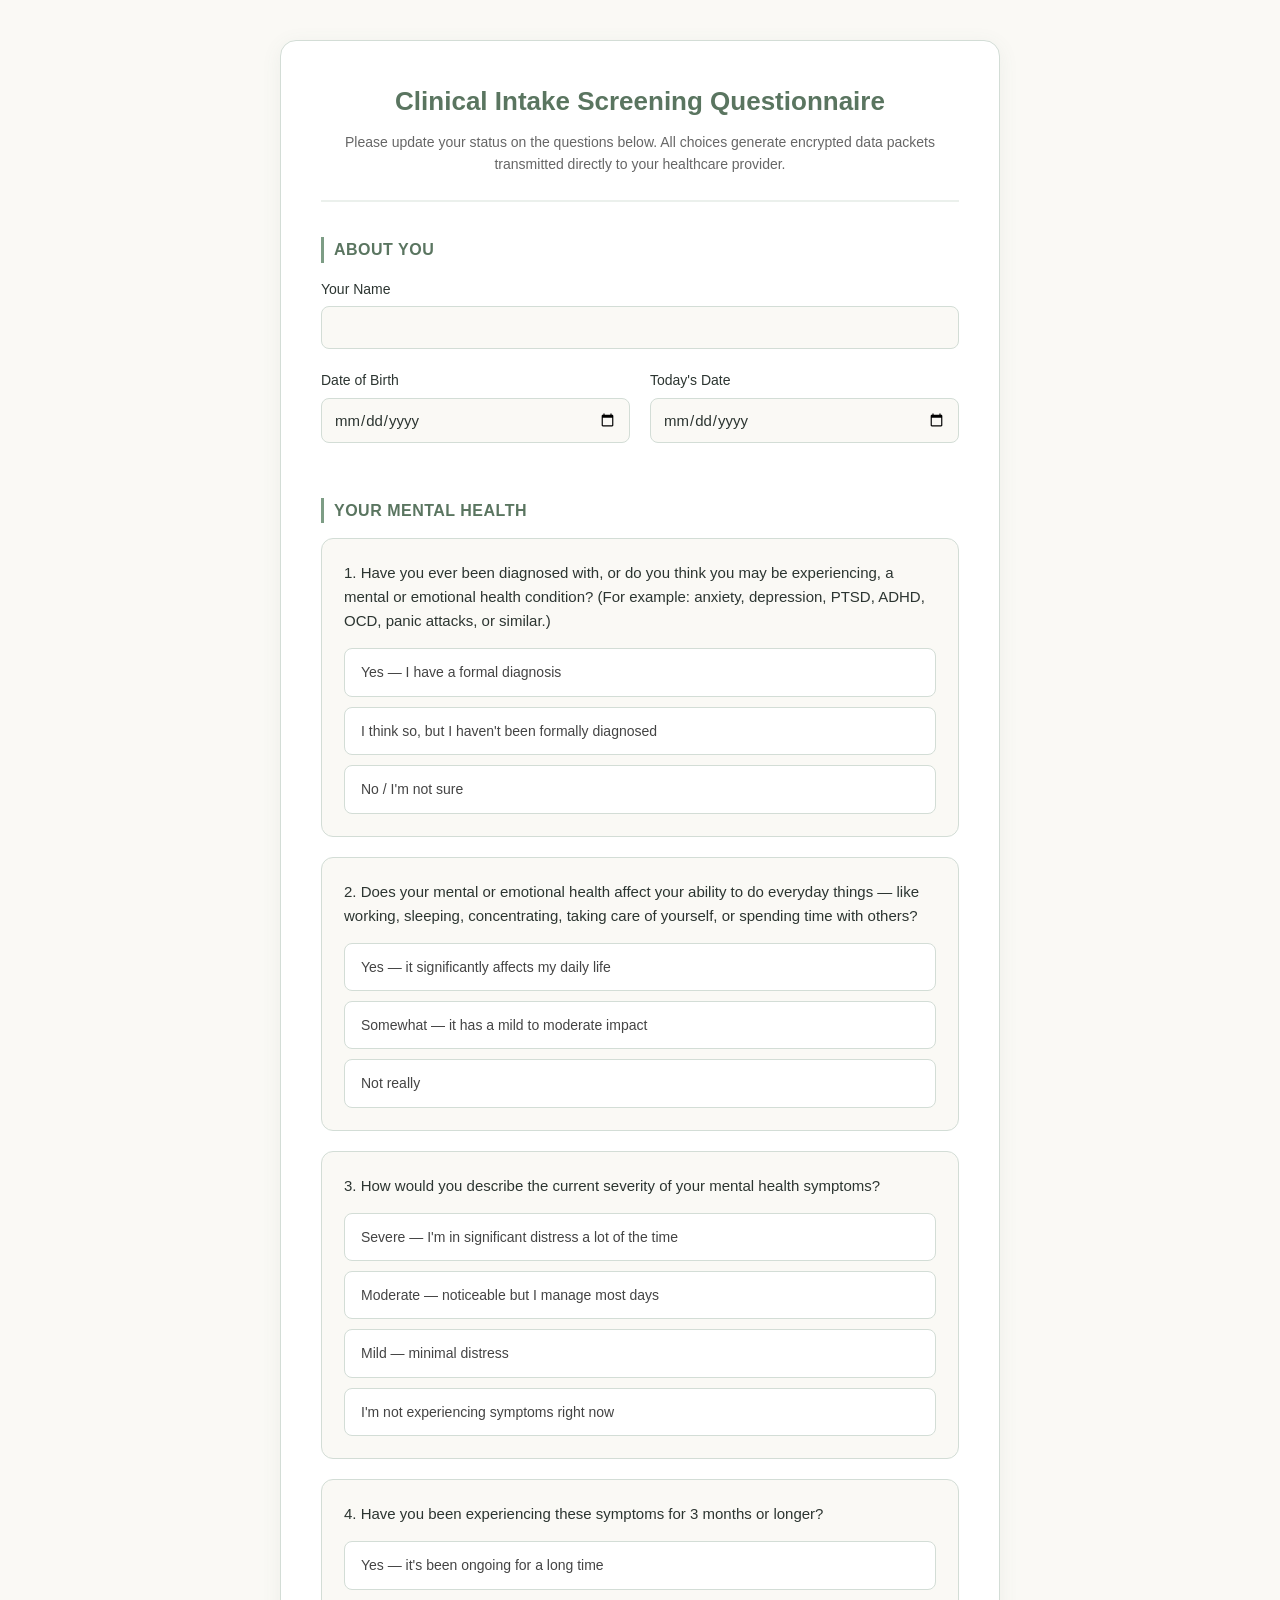
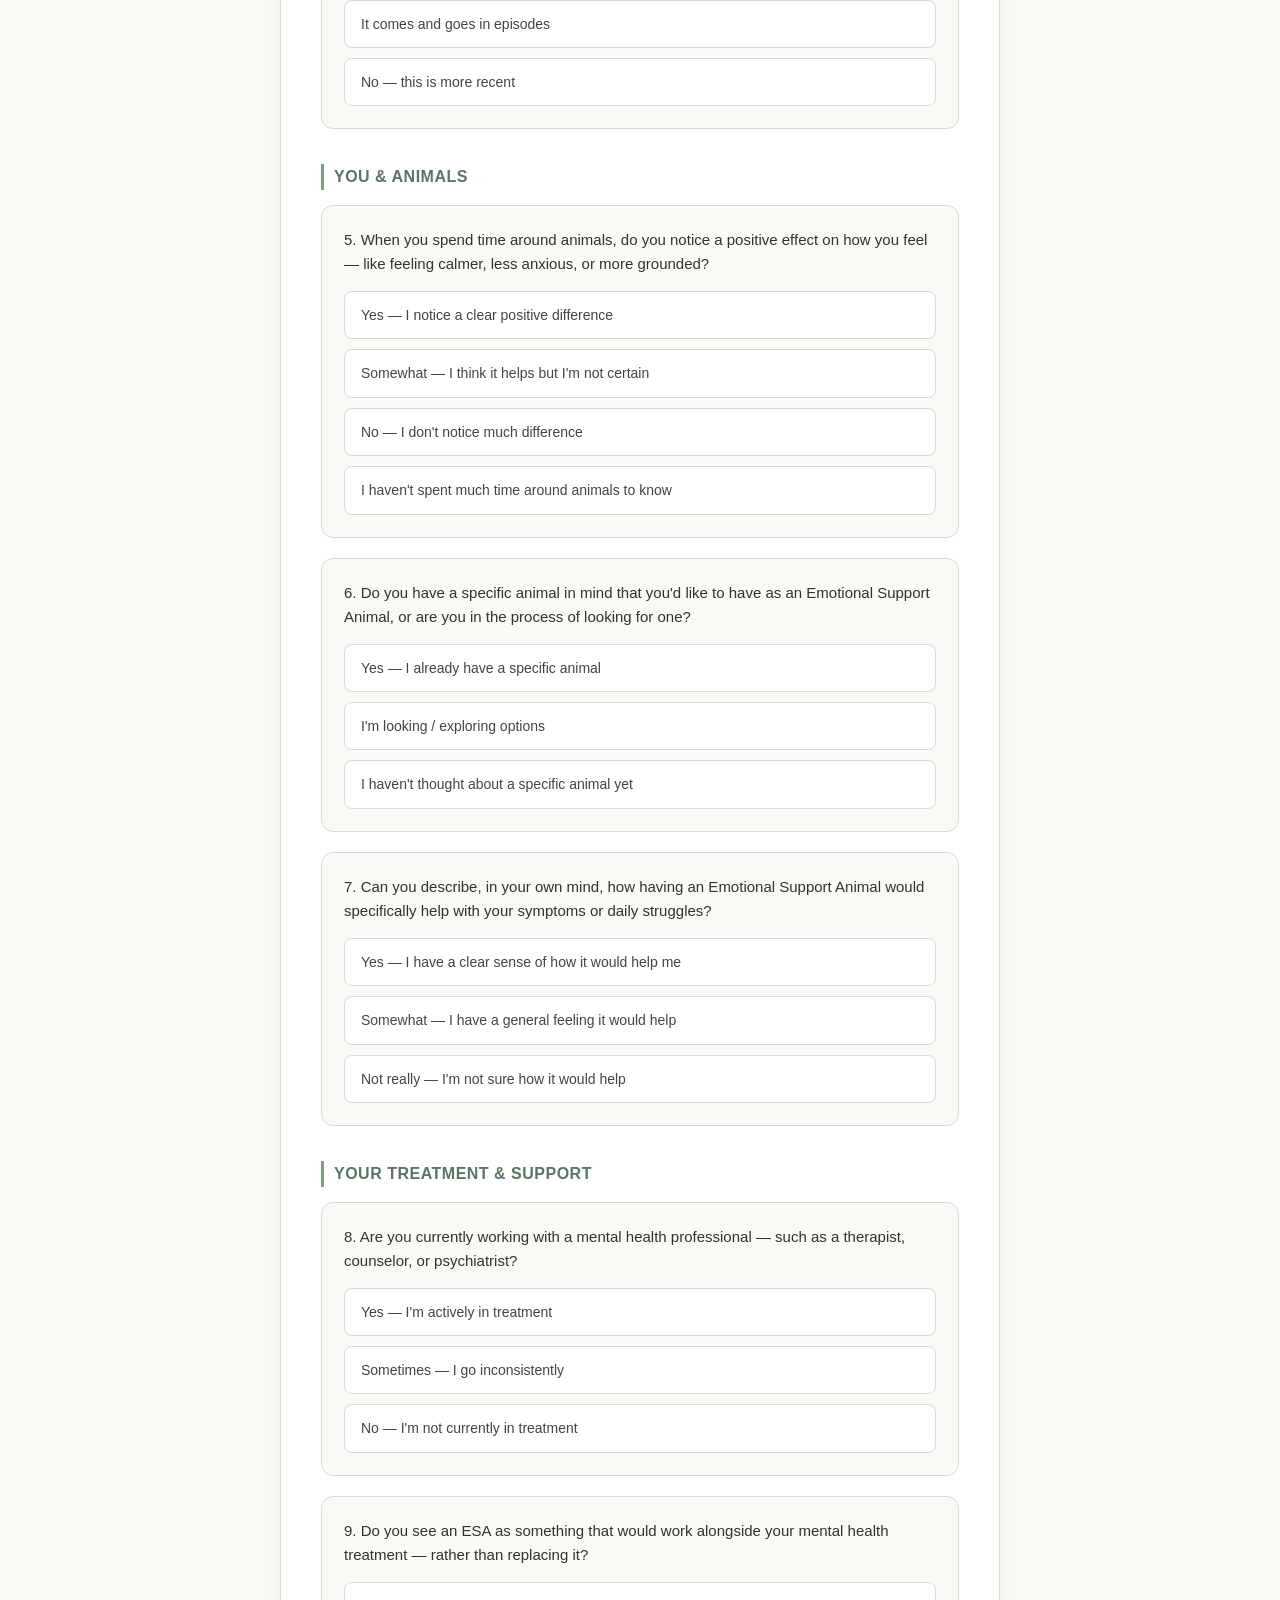
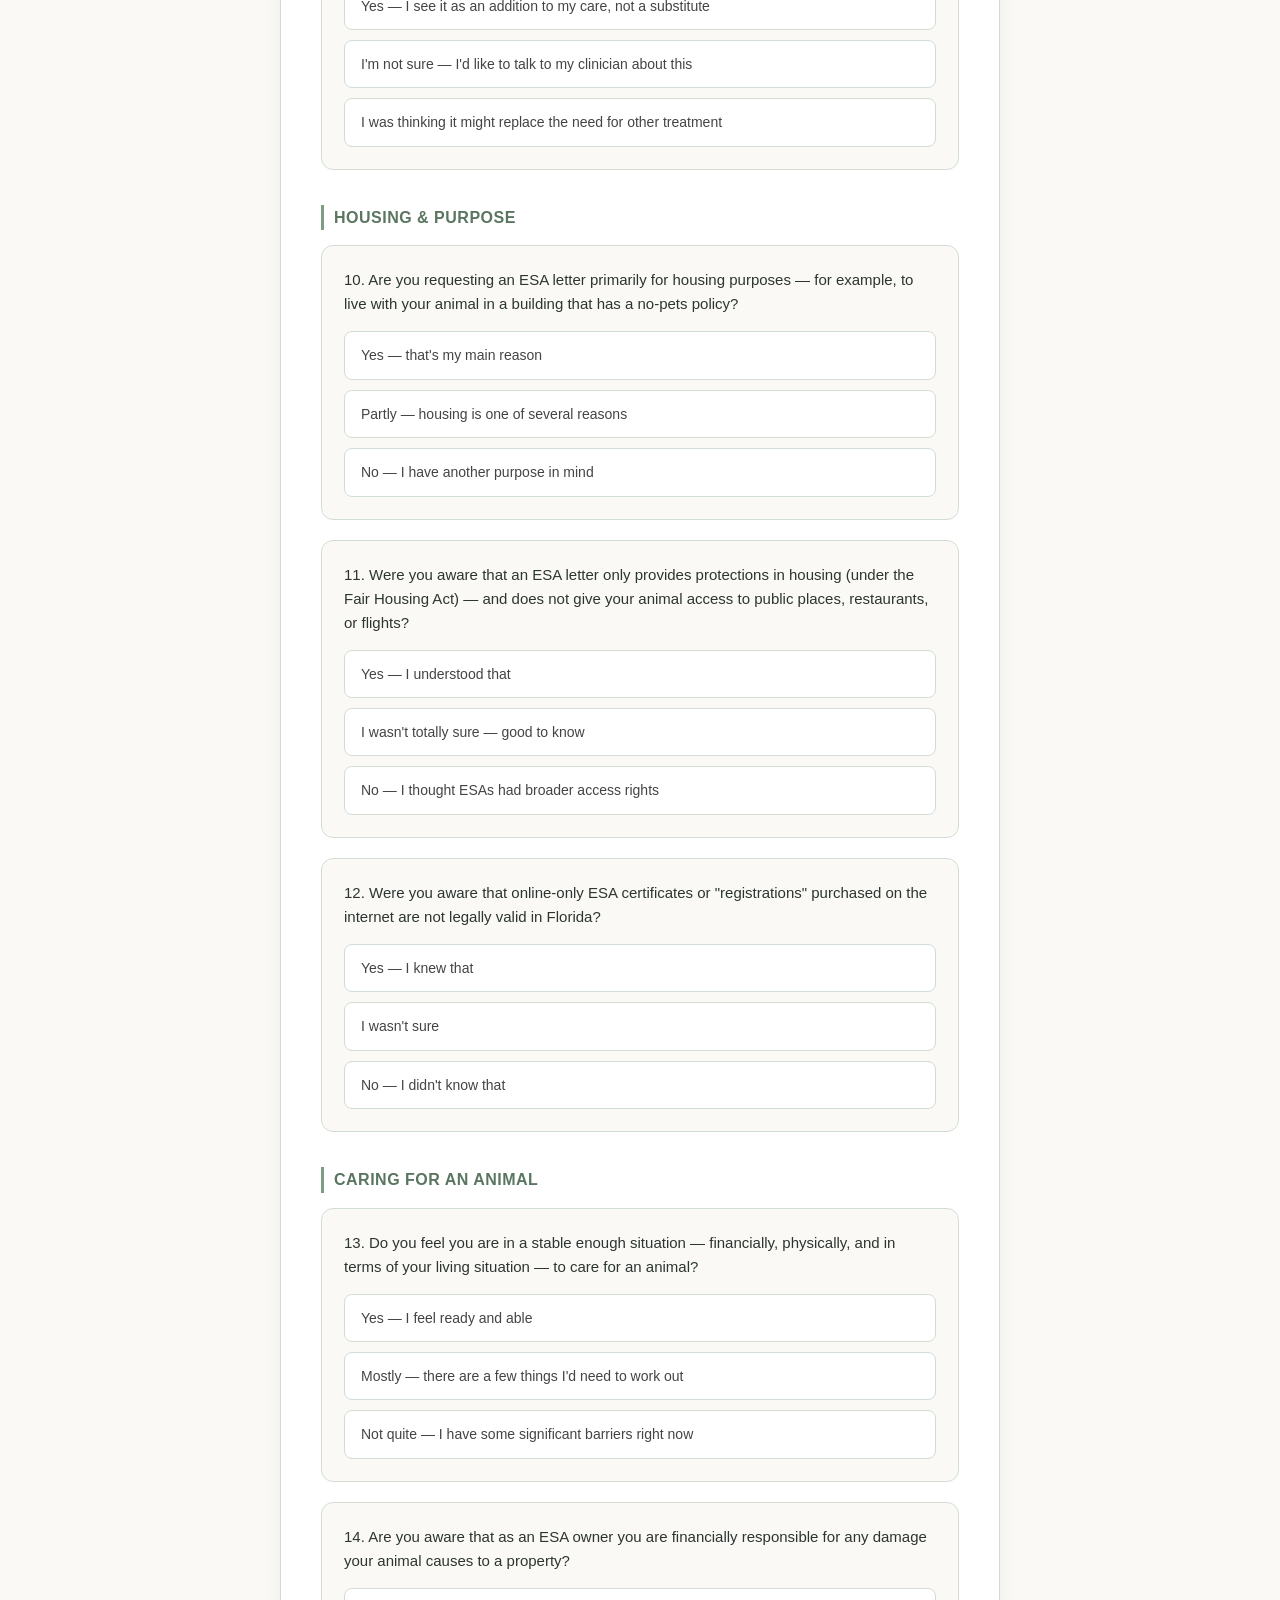
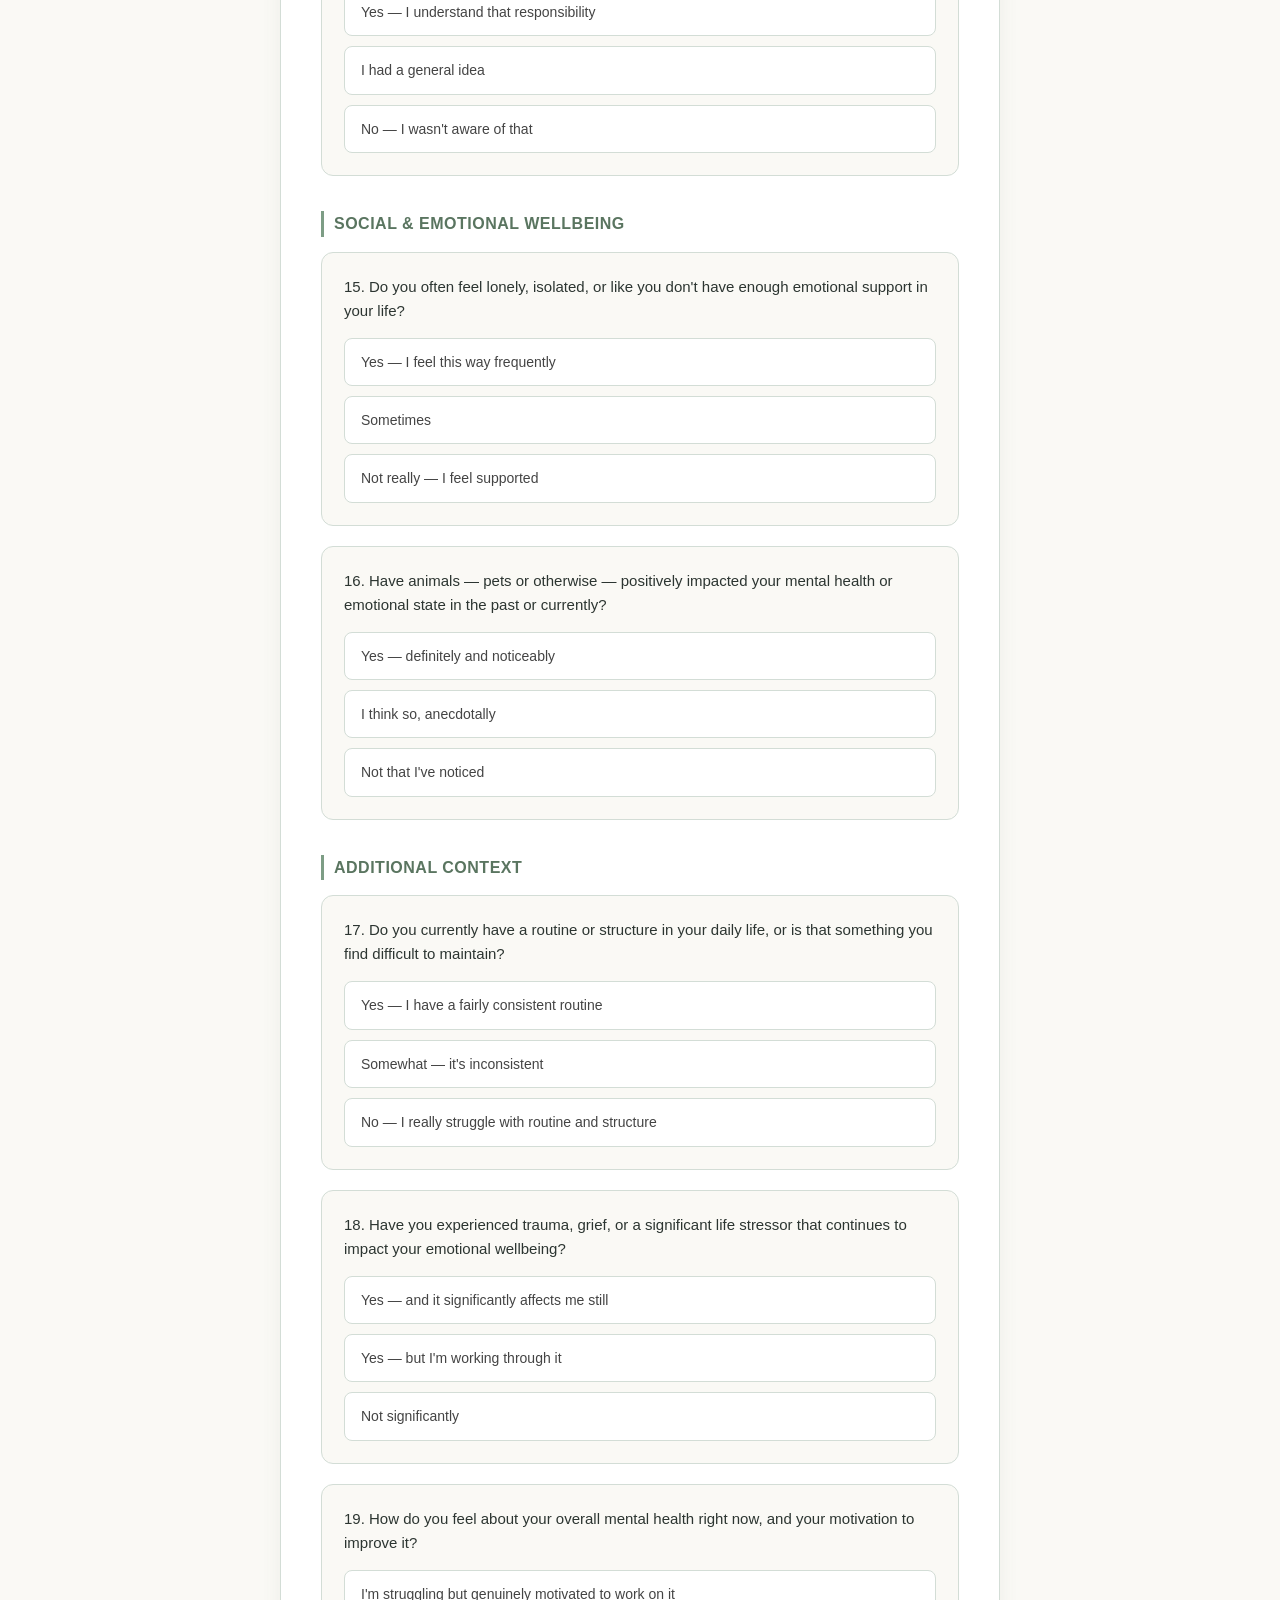
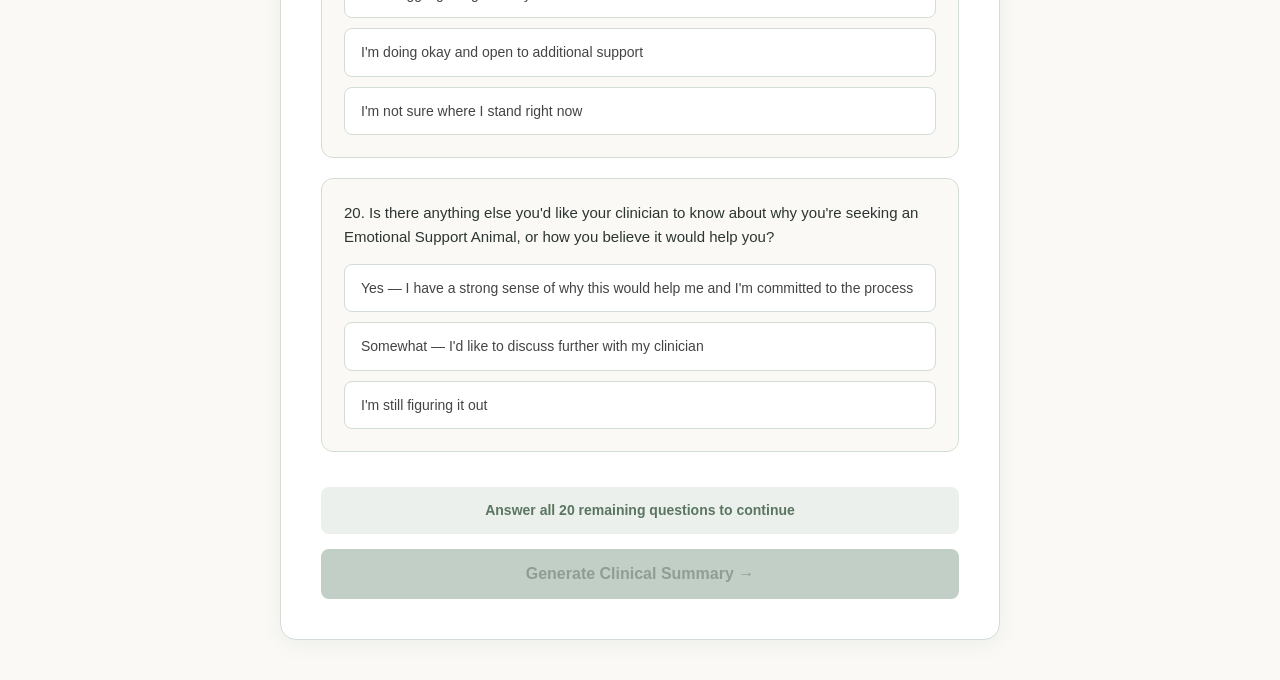
<file: index.html>
<!DOCTYPE html>
<html lang="en">
<head>
    <meta charset="UTF-8">
    <meta name="viewport" content="width=device-width, initial-scale=1.0">
    <title>ESA Letter Clinical Assessment</title>
    <style>
        :root {
            --sage-green: #7D9D85;
            --sage-dark: #5A7560;
            --sage-light: #EBF0EC;
            --cream-bg: #FAF9F5;
            --charcoal: #2C3531;
            --white: #FFFFFF;
            --border-color: #D3DDD6;
        }

        * {
            box-sizing: border-box;
            margin: 0;
            padding: 0;
            font-family: -apple-system, BlinkMacSystemFont, "Segoe UI", Roboto, Helvetica, Arial, sans-serif;
        }

        body {
            background-color: var(--cream-bg);
            color: var(--charcoal);
            line-height: 1.6;
            padding: 40px 20px;
            display: flex;
            justify-content: center;
            align-items: center;
            min-height: 100vh;
        }

        .container {
            max-width: 720px;
            width: 100%;
            background-color: var(--white);
            padding: 40px;
            border-radius: 16px;
            box-shadow: 0 4px 20px rgba(90, 117, 96, 0.08);
            border: 1px solid var(--border-color);
        }

        .header {
            text-align: center;
            margin-bottom: 35px;
            border-bottom: 2px solid var(--sage-light);
            padding-bottom: 25px;
        }

        .header h1 {
            color: var(--sage-dark);
            font-size: 26px;
            font-weight: 600;
            margin-bottom: 8px;
        }

        .header p {
            color: #666;
            font-size: 14px;
        }

        .form-section {
            margin-bottom: 35px;
        }

        .form-section h2 {
            font-size: 16px;
            color: var(--sage-dark);
            text-transform: uppercase;
            letter-spacing: 0.5px;
            margin-bottom: 15px;
            font-weight: 600;
            border-left: 3px solid var(--sage-green);
            padding-left: 10px;
        }

        .grid-2 {
            display: grid;
            grid-template-columns: 1fr 1fr;
            gap: 20px;
        }

        @media (max-width: 500px) {
            .grid-2 {
                grid-template-columns: 1fr;
            }
        }

        .form-group {
            margin-bottom: 20px;
            display: flex;
            flex-direction: column;
        }

        label.field-label {
            font-size: 14px;
            font-weight: 500;
            margin-bottom: 6px;
            color: var(--charcoal);
        }

        input[type="text"],
        input[type="date"] {
            width: 100%;
            padding: 12px;
            border: 1px solid var(--border-color);
            border-radius: 8px;
            font-size: 15px;
            background-color: var(--cream-bg);
            color: var(--charcoal);
            transition: all 0.2s ease;
        }

        input:focus {
            outline: none;
            border-color: var(--sage-green);
            background-color: var(--white);
            box-shadow: 0 0 0 3px rgba(125, 157, 133, 0.15);
        }

        .question-card {
            background-color: var(--cream-bg);
            padding: 22px;
            border-radius: 12px;
            border: 1px solid var(--border-color);
            margin-bottom: 20px;
        }

        .question-text {
            font-size: 15px;
            font-weight: 500;
            margin-bottom: 15px;
            color: var(--charcoal);
        }

        .options-vertical {
            display: flex;
            flex-direction: column;
            gap: 10px;
        }

        .option-item {
            display: flex;
            align-items: center;
        }

        .option-item input[type="radio"] {
            display: none;
        }

        .option-item label {
            display: block;
            width: 100%;
            background-color: var(--white);
            border: 1px solid var(--border-color);
            padding: 12px 16px;
            border-radius: 8px;
            cursor: pointer;
            font-size: 14px;
            font-weight: 400;
            transition: all 0.2s ease;
            color: #444;
        }

        .option-item input[type="radio"]:checked + label {
            background-color: var(--sage-green);
            border-color: var(--sage-dark);
            color: var(--white);
            font-weight: 500;
            box-shadow: 0 2px 6px rgba(125, 157, 133, 0.2);
        }

        .option-item label:hover {
            border-color: var(--sage-green);
            background-color: rgba(125, 157, 133, 0.04);
        }

        .tracker-bar {
            background-color: var(--sage-light);
            color: var(--sage-dark);
            text-align: center;
            padding: 12px;
            font-weight: 600;
            font-size: 14px;
            border-radius: 8px;
            margin-bottom: 15px;
        }

        .btn-submit {
            width: 100%;
            background-color: var(--sage-green);
            color: var(--white);
            border: none;
            padding: 16px;
            border-radius: 8px;
            font-size: 16px;
            font-weight: 600;
            cursor: pointer;
            transition: all 0.2s ease;
            box-shadow: 0 4px 12px rgba(125, 157, 133, 0.2);
        }

        .btn-submit:hover {
            background-color: var(--sage-dark);
            transform: translateY(-1px);
            box-shadow: 0 6px 15px rgba(90, 117, 96, 0.3);
        }

        .btn-submit:disabled {
            background-color: #C2CFC6;
            color: #8E9E93;
            cursor: not-allowed;
            transform: none;
            box-shadow: none;
        }

        #results-container {
            display: none;
        }
    </style>
</head>
<body>

<div class="container">
    <!-- Active Secure Form Submission Routing Element -->
    <form id="assessment-form" action="https://api.formspark.io/kGO7MlQA0" method="POST" novalidate>
        
        <div class="header">
            <h1>Clinical Intake Screening Questionnaire</h1>
            <p>Please update your status on the questions below. All choices generate encrypted data packets transmitted directly to your healthcare provider.</p>
        </div>

        <!-- Section: About You -->
        <div class="form-section">
            <h2>About You</h2>
            <div class="form-group">
                <label class="field-label" for="client_name">Your Name</label>
                <input type="text" id="client_name" name="client_name" required>
            </div>
            <div class="grid-2">
                <div class="form-group">
                    <label class="field-label" for="dob">Date of Birth</label>
                    <input type="date" id="dob" name="dob" required>
                </div>
                <div class="form-group">
                    <label class="field-label" for="submission_date">Today's Date</label>
                    <input type="date" id="submission_date" name="submission_date" required>
                </div>
            </div>
        </div>

        <!-- Section: Your Mental Health -->
        <div class="form-section">
            <h2>Your Mental Health</h2>
            
            <div class="question-card">
                <p class="question-text">1. Have you ever been diagnosed with, or do you think you may be experiencing, a mental or emotional health condition? (For example: anxiety, depression, PTSD, ADHD, OCD, panic attacks, or similar.)</p>
                <div class="options-vertical">
                    <div class="option-item"><input type="radio" id="q1-a" name="q1_mh_condition" value="Formal diagnosis" data-weight="3" required><label for="q1-a">Yes — I have a formal diagnosis</label></div>
                    <div class="option-item"><input type="radio" id="q1-b" name="q1_mh_condition" value="Think so, undiagnosed" data-weight="2"><label for="q1-b">I think so, but I haven't been formally diagnosed</label></div>
                    <div class="option-item"><input type="radio" id="q1-c" name="q1_mh_condition" value="No / Not sure" data-weight="0"><label for="q1-c">No / I'm not sure</label></div>
                </div>
            </div>

            <div class="question-card">
                <p class="question-text">2. Does your mental or emotional health affect your ability to do everyday things — like working, sleeping, concentrating, taking care of yourself, or spending time with others?</p>
                <div class="options-vertical">
                    <div class="option-item"><input type="radio" id="q2-a" name="q2_daily_impact" value="Significant impact" data-weight="3" required><label for="q2-a">Yes — it significantly affects my daily life</label></div>
                    <div class="option-item"><input type="radio" id="q2-b" name="q2_daily_impact" value="Mild/Moderate impact" data-weight="2"><label for="q2-b">Somewhat — it has a mild to moderate impact</label></div>
                    <div class="option-item"><input type="radio" id="q2-c" name="q2_daily_impact" value="Not really" data-weight="0"><label for="q2-c">Not really</label></div>
                </div>
            </div>

            <div class="question-card">
                <p class="question-text">3. How would you describe the current severity of your mental health symptoms?</p>
                <div class="options-vertical">
                    <div class="option-item"><input type="radio" id="q3-a" name="q3_severity" value="Severe" data-weight="3" required><label for="q3-a">Severe — I'm in significant distress a lot of the time</label></div>
                    <div class="option-item"><input type="radio" id="q3-b" name="q3_severity" value="Moderate" data-weight="2"><label for="q3-b">Moderate — noticeable but I manage most days</label></div>
                    <div class="option-item"><input type="radio" id="q3-c" name="q3_severity" value="Mild" data-weight="1"><label for="q3-c">Mild — minimal distress</label></div>
                    <div class="option-item"><input type="radio" id="q3-d" name="q3_severity" value="No symptoms" data-weight="0"><label for="q3-d">I'm not experiencing symptoms right now</label></div>
                </div>
            </div>

            <div class="question-card">
                <p class="question-text">4. Have you been experiencing these symptoms for 3 months or longer?</p>
                <div class="options-vertical">
                    <div class="option-item"><input type="radio" id="q4-a" name="q4_duration" value="Ongoing long time" data-weight="3" required><label for="q4-a">Yes — it's been ongoing for a long time</label></div>
                    <div class="option-item"><input type="radio" id="q4-b" name="q4_duration" value="Comes and goes" data-weight="2"><label for="q4-b">It comes and goes in episodes</label></div>
                    <div class="option-item"><input type="radio" id="q4-c" name="q4_duration" value="Recent" data-weight="1"><label for="q4-c">No — this is more recent</label></div>
                </div>
            </div>
        </div>

        <!-- Section: You & Animals -->
        <div class="form-section">
            <h2>You & Animals</h2>
            
            <div class="question-card">
                <p class="question-text">5. When you spend time around animals, do you notice a positive effect on how you feel — like feeling calmer, less anxious, or more grounded?</p>
                <div class="options-vertical">
                    <div class="option-item"><input type="radio" id="q5-a" name="q5_animal_effect" value="Clear positive difference" data-weight="3" required><label for="q5-a">Yes — I notice a clear positive difference</label></div>
                    <div class="option-item"><input type="radio" id="q5-b" name="q5_animal_effect" value="Uncertain help" data-weight="2"><label for="q5-b">Somewhat — I think it helps but I'm not certain</label></div>
                    <div class="option-item"><input type="radio" id="q5-c" name="q5_animal_effect" value="No difference" data-weight="0"><label for="q5-c">No — I don't notice much difference</label></div>
                    <div class="option-item"><input type="radio" id="q5-d" name="q5_animal_effect" value="Not enough exposure" data-weight="1"><label for="q5-d">I haven't spent much time around animals to know</label></div>
                </div>
            </div>

            <div class="question-card">
                <p class="question-text">6. Do you have a specific animal in mind that you'd like to have as an Emotional Support Animal, or are you in the process of looking for one?</p>
                <div class="options-vertical">
                    <div class="option-item"><input type="radio" id="q6-a" name="q6_specific_animal" value="Already have specific animal" data-weight="3" required><label for="q6-a">Yes — I already have a specific animal</label></div>
                    <div class="option-item"><input type="radio" id="q6-b" name="q6_specific_animal" value="Looking/exploring" data-weight="2"><label for="q6-b">I'm looking / exploring options</label></div>
                    <div class="option-item"><input type="radio" id="q6-c" name="q6_specific_animal" value="Not thought yet" data-weight="1"><label for="q6-c">I haven't thought about a specific animal yet</label></div>
                </div>
            </div>

            <div class="question-card">
                <p class="question-text">7. Can you describe, in your own mind, how having an Emotional Support Animal would specifically help with your symptoms or daily struggles?</p>
                <div class="options-vertical">
                    <div class="option-item"><input type="radio" id="q7-a" name="q7_how_it_helps" value="Clear sense of help" data-weight="3" required><label for="q7-a">Yes — I have a clear sense of how it would help me</label></div>
                    <div class="option-item"><input type="radio" id="q7-b" name="q7_how_it_helps" value="General feeling" data-weight="2"><label for="q7-b">Somewhat — I have a general feeling it would help</label></div>
                    <div class="option-item"><input type="radio" id="q7-how-it-helps-c" name="q7_how_it_helps" value="Not sure" data-weight="0"><label for="q7-how-it-helps-c">Not really — I'm not sure how it would help</label></div>
                </div>
            </div>
        </div>

        <!-- Section: Your Treatment & Support -->
        <div class="form-section">
            <h2>Your Treatment & Support</h2>
            
            <div class="question-card">
                <p class="question-text">8. Are you currently working with a mental health professional — such as a therapist, counselor, or psychiatrist?</p>
                <div class="options-vertical">
                    <div class="option-item"><input type="radio" id="q8-a" name="q8_current_pro" value="Actively in treatment" data-weight="3" required><label for="q8-a">Yes — I'm actively in treatment</label></div>
                    <div class="option-item"><input type="radio" id="q8-b" name="q8_current_pro" value="Inconsistent treatment" data-weight="2"><label for="q8-b">Sometimes — I go inconsistently</label></div>
                    <div class="option-item"><input type="radio" id="q8-c" name="q8_current_pro" value="Not in treatment" data-weight="1"><label for="q8-c">No — I'm not currently in treatment</label></div>
                </div>
            </div>

            <div class="question-card">
                <p class="question-text">9. Do you see an ESA as something that would work alongside your mental health treatment — rather than replacing it?</p>
                <div class="options-vertical">
                    <div class="option-item"><input type="radio" id="q9-a" name="q9_alongside_treatment" value="Addition, not substitute" data-weight="3" required><label for="q9-a">Yes — I see it as an addition to my care, not a substitute</label></div>
                    <div class="option-item"><input type="radio" id="q9-b" name="q9_alongside_treatment" value="Want to discuss with clinician" data-weight="2"><label for="q9-b">I'm not sure — I'd like to talk to my clinician about this</label></div>
                    <div class="option-item"><input type="radio" id="q9-c" name="q9_alongside_treatment" value="Might replace treatment" data-weight="0"><label for="q9-c">I was thinking it might replace the need for other treatment</label></div>
                </div>
            </div>
        </div>

        <!-- Section: Housing & Purpose -->
        <div class="form-section">
            <h2>Housing & Purpose</h2>
            
            <div class="question-card">
                <p class="question-text">10. Are you requesting an ESA letter primarily for housing purposes — for example, to live with your animal in a building that has a no-pets policy?</p>
                <div class="options-vertical">
                    <div class="option-item"><input type="radio" id="q10-a" name="q10_housing_primary" value="Main reason" data-weight="3" required><label for="q10-a">Yes — that's my main reason</label></div>
                    <div class="option-item"><input type="radio" id="q10-b" name="q10_housing_primary" value="One of several reasons" data-weight="2"><label for="q10-b">Partly — housing is one of several reasons</label></div>
                    <div class="option-item"><input type="radio" id="q10-c" name="q10_housing_primary" value="Another purpose" data-weight="1"><label for="q10-c">No — I have another purpose in mind</label></div>
                </div>
            </div>

            <div class="question-card">
                <p class="question-text">11. Were you aware that an ESA letter only provides protections in housing (under the Fair Housing Act) — and does not give your animal access to public places, restaurants, or flights?</p>
                <div class="options-vertical">
                    <div class="option-item"><input type="radio" id="q11-a" name="q11_rights_awareness" value="Understood housing only" data-weight="3" required><label for="q11-a">Yes — I understood that</label></div>
                    <div class="option-item"><input type="radio" id="q11-b" name="q11_rights_awareness" value="Not totally sure" data-weight="2"><label for="q11-b">I wasn't totally sure — good to know</label></div>
                    <div class="option-item"><input type="radio" id="q11-c" name="q11_rights_awareness" value="Thought broader access" data-weight="0"><label for="q11-c">No — I thought ESAs had broader access rights</label></div>
                </div>
            </div>

            <div class="question-card">
                <p class="question-text">12. Were you aware that online-only ESA certificates or "registrations" purchased on the internet are not legally valid in Florida?</p>
                <div class="options-vertical">
                    <div class="option-item"><input type="radio" id="q12-a" name="q12_florida_law" value="Knew invalid online" data-weight="3" required><label for="q12-a">Yes — I knew that</label></div>
                    <div class="option-item"><input type="radio" id="q12-b" name="q12_florida_law" value="Was not sure" data-weight="2"><label for="q12-b">I wasn't sure</label></div>
                    <div class="option-item"><input type="radio" id="q12-c" name="q12_florida_law" value="Did not know" data-weight="0"><label for="q12-c">No — I didn't know that</label></div>
                </div>
            </div>
        </div>

        <!-- Section: Caring for an Animal -->
        <div class="form-section">
            <h2>Caring for an Animal</h2>
            
            <div class="question-card">
                <p class="question-text">13. Do you feel you are in a stable enough situation — financially, physically, and in terms of your living situation — to care for an animal?</p>
                <div class="options-vertical">
                    <div class="option-item"><input type="radio" id="q13-a" name="q13_care_stability" value="Ready and able" data-weight="3" required><label for="q13-a">Yes — I feel ready and able</label></div>
                    <div class="option-item"><input type="radio" id="q13-b" name="q13_care_stability" value="Mostly, some quirks" data-weight="2"><label for="q13-b">Mostly — there are a few things I'd need to work out</label></div>
                    <div class="option-item"><input type="radio" id="q13-c" name="q13_care_stability" value="Significant barriers" data-weight="0"><label for="q13-c">Not quite — I have some significant barriers right now</label></div>
                </div>
            </div>

            <div class="question-card">
                <p class="question-text">14. Are you aware that as an ESA owner you are financially responsible for any damage your animal causes to a property?</p>
                <div class="options-vertical">
                    <div class="option-item"><input type="radio" id="q14-a" name="q14_damage_liability" value="Understand responsibility" data-weight="3" required><label for="q14-a">Yes — I understand that responsibility</label></div>
                    <div class="option-item"><input type="radio" id="q14-b" name="q14_damage_liability" value="General idea" data-weight="2"><label for="q14-b">I had a general idea</label></div>
                    <div class="option-item"><input type="radio" id="q14-c" name="q14_damage_liability" value="Not aware" data-weight="0"><label for="q14-c">No — I wasn't aware of that</label></div>
                </div>
            </div>
        </div>

        <!-- Section: Social & Emotional Wellbeing -->
        <div class="form-section">
            <h2>Social & Emotional Wellbeing</h2>
            
            <div class="question-card">
                <p class="question-text">15. Do you often feel lonely, isolated, or like you don't have enough emotional support in your life?</p>
                <div class="options-vertical">
                    <div class="option-item"><input type="radio" id="q15-a" name="q15_loneliness" value="Frequently" data-weight="3" required><label for="q15-a">Yes — I feel this way frequently</label></div>
                    <div class="option-item"><input type="radio" id="q15-b" name="q15_loneliness" value="Sometimes" data-weight="2"><label for="q15-b">Sometimes</label></div>
                    <div class="option-item"><input type="radio" id="q15-c" name="q15_loneliness" value="Feel supported" data-weight="0"><label for="q15-c">Not really — I feel supported</label></div>
                </div>
            </div>

            <div class="question-card">
                <p class="question-text">16. Have animals — pets or otherwise — positively impacted your mental health or emotional state in the past or currently?</p>
                <div class="options-vertical">
                    <div class="option-item"><input type="radio" id="q16-a" name="q16_past_impact" value="Definitely noticeable" data-weight="3" required><label for="q16-a">Yes — definitely and noticeably</label></div>
                    <div class="option-item"><input type="radio" id="q16-b" name="q16_past_impact" value="Anecdotally think so" data-weight="2"><label for="q16-b">I think so, anecdotally</label></div>
                    <div class="option-item"><input type="radio" id="q16-c" name="q16_past_impact" value="Not noticed" data-weight="0"><label for="q16-c">Not that I've noticed</label></div>
                </div>
            </div>
        </div>

        <!-- Section: Additional Context -->
        <div class="form-section">
            <h2>Additional Context</h2>
            
            <div class="question-card">
                <p class="question-text">17. Do you currently have a routine or structure in your daily life, or is that something you find difficult to maintain?</p>
                <div class="options-vertical">
                    <div class="option-item"><input type="radio" id="q17-a" name="q17_routine_structure" value="Consistent routine" data-weight="3" required><label for="q17-a">Yes — I have a fairly consistent routine</label></div>
                    <div class="option-item"><input type="radio" id="q17-b" name="q17_routine_structure" value="Inconsistent" data-weight="2"><label for="q17-b">Somewhat — it's inconsistent</label></div>
                    <div class="option-item"><input type="radio" id="q17-c" name="q17_routine_structure" value="Struggle completely" data-weight="1"><label for="q17-c">No — I really struggle with routine and structure</label></div>
                </div>
            </div>

            <div class="question-card">
                <p class="question-text">18. Have you experienced trauma, grief, or a significant life stressor that continues to impact your emotional wellbeing?</p>
                <div class="options-vertical">
                    <div class="option-item"><input type="radio" id="q18-a" name="q18_trauma_impact" value="Significantly affects still" data-weight="3" required><label for="q18-a">Yes — and it significantly affects me still</label></div>
                    <div class="option-item"><input type="radio" id="q18-b" name="q18_trauma_impact" value="Working through it" data-weight="2"><label for="q18-b">Yes — but I'm working through it</label></div>
                    <div class="option-item"><input type="radio" id="q18-c" name="q18_trauma_impact" value="Not significantly" data-weight="0"><label for="q18-c">Not significantly</label></div>
                </div>
            </div>

            <div class="question-card">
                <p class="question-text">19. How do you feel about your overall mental health right now, and your motivation to improve it?</p>
                <div class="options-vertical">
                    <div class="option-item"><input type="radio" id="q19-a" name="q19_motivation" value="Struggling but motivated" data-weight="3" required><label for="q19-a">I'm struggling but genuinely motivated to work on it</label></div>
                    <div class="option-item"><input type="radio" id="q19-b" name="q19_motivation" value="Doing okay, open" data-weight="2"><label for="q19-b">I'm doing okay and open to additional support</label></div>
                    <div class="option-item"><input type="radio" id="q19-c" name="q19_motivation" value="Not sure where I stand" data-weight="1"><label for="q19-c">I'm not sure where I stand right now</label></div>
                </div>
            </div>

            <div class="question-card">
                <p class="question-text">20. Is there anything else you'd like your clinician to know about why you're seeking an Emotional Support Animal, or how you believe it would help you?</p>
                <div class="options-vertical">
                    <div class="option-item"><input type="radio" id="q20-a" name="q20_commitment" value="Strong sense, committed" data-weight="3" required><label for="q20-a">Yes — I have a strong sense of why this would help me and I'm committed to the process</label></div>
                    <div class="option-item"><input type="radio" id="q20-b" name="q20_commitment" value="Want to discuss further" data-weight="2"><label for="q20-b">Somewhat — I'd like to discuss further with my clinician</label></div>
                    <div class="option-item"><input type="radio" id="q20-c" name="q20_commitment" value="Still figuring out" data-weight="1"><label for="q20-c">I'm still figuring it out</label></div>
                </div>
            </div>
        </div>

        <div class="tracker-bar" id="tracker-display">Answer all 20 remaining questions to continue</div>
        <button type="submit" class="btn-submit" id="btn-submit" disabled>Generate Clinical Summary →</button>
    </form>

    <!-- Post-Submission Scoring Analysis Dashboard Container -->
    <div id="results-container">
        <!-- Live Computed Score Card -->
        <div id="score-card-element" style="border-radius: 10px; padding: 28px 32px; margin-bottom: 28px;">
            <div style="display: flex; justify-content: space-between; align-items: flex-start; flex-wrap: wrap; gap: 16px;">
                <div>
                    <div id="outcome-tag" style="font-size: 11px; letter-spacing: 2px; text-transform: uppercase; margin-bottom: 6px;">
                        Assessment Outcome
                    </div>
                    <h2 id="badge-display" style="font-size: 22px; margin: 0 0 6px;"></h2>
                    <div id="level-display" style="font-size: 14px; color: #4A4238; font-weight: bold;"></div>
                </div>
                <div style="text-align: right;">
                    <div id="percentage-display" style="font-size: 42px; font-weight: bold; line-height: 1;">0%</div>
                    <div id="points-display" style="font-size: 12px; color: #7A7060;">Score: 0 / 60</div>
                </div>
            </div>

            <div style="height: 8px; background: #E0D8D0; border-radius: 4px; margin: 20px 0; overflow: hidden;">
                <div id="score-progress-bar" style="height: 100%; width: 0%; border-radius: 4px; transition: width 0.4s ease;"></div>
            </div>
            <p id="recommendation-text-display" style="margin: 0; font-size: 14px; line-height: 1.75; color: #3A3028;"></p>
        </div>

        <!-- Client / Clinician Verification Header -->
        <div style="background: #2C3E35; color: #F5F0E8; border-radius: 8px; padding: 18px 24px; margin-bottom: 24px; font-size: 13px; display: flex; justify-content: space-between; flex-wrap: wrap; gap: 12px;">
            <div><span style="color: #7C9E87;">Client: </span><span id="res-client-name">—</span></div>
            <div><span style="color: #7C9E87;">Clinician: </span><span id="res-clinician-name">Bryanna Imo, M.A., LMHC</span></div>
            <div><span style="color: #7C9E87;">Date: </span><span id="res-session-date">—</span></div>
        </div>

        <!-- Calculated Category Breakdown -->
        <div style="background: #FFFFFF; border: 1px solid #D8D0C8; border-radius: 8px; padding: 24px 28px; margin-bottom: 24px;">
            <h3 style="font-size: 13px; letter-spacing: 2px; text-transform: uppercase; color: #2C3E35; margin-top: 0; margin-bottom: 20px;">
                Domain Breakdown
            </h3>
            <div id="category-metrics-box"></div>
        </div>

        <!-- Rendered Itemized Answer Responses Summary List -->
        <div style="background: #FFFFFF; border: 1px solid #D8D0C8; border-radius: 8px; padding: 24px 28px; margin-bottom: 24px;">
            <h3 style="font-size: 13px; letter-spacing: 2px; text-transform: uppercase; color: #2C3E35; margin-top: 0; margin-bottom: 20px;">
                Response Summary
            </h3>
            <div id="itemized-responses-box"></div>
        </div>

        <!-- Florida Legislative Compliance Block Footer -->
        <div style="background: #F0EDE8; border: 1px solid #C8C0B0; border-radius: 8px; padding: 20px 24px; margin-bottom: 28px; font-size: 12.5px; line-height: 1.8; color: #4A4238;">
            <strong style="display: block; margin-bottom: 8px; font-size: 13px; color: #2C3E35;">📋 Florida ESA Letter Requirements (Fla. Stat. §760.27)</strong>
            A valid ESA letter in Florida must be issued by a Florida-licensed LMHP, include the clinician's license number and contact info, confirm a qualifying disability, explain how the ESA alleviates symptoms, and be on official letterhead. ESAs are exempt from pet fees, pet deposits, and breed/weight restrictions in housing. Fraudulent ESA documentation is a second-degree misdemeanor (§817.265). ESAs do not have ADA public access rights and are not valid for airline accommodations post-2021.
        </div>
    </div>
</div>

<script>
    document.addEventListener('DOMContentLoaded', function() {
        const form = document.getElementById('assessment-form');
        const submitBtn = document.getElementById('btn-submit');
        const trackerDisplay = document.getElementById('tracker-display');
        const resultsContainer = document.getElementById('results-container');

        // Dynamically inject backend nodes so Formspark maps final computed weights
        const hiddenInputsContainer = document.createElement('div');
        hiddenInputsContainer.innerHTML = `
            <input type="hidden" id="hidden_total_score" name="Calculated_Total_Score">
            <input type="hidden" id="hidden_percentage" name="Calculated_Severity_Percentage">
            <input type="hidden" id="hidden_outcome_badge" name="Clinical_Outcome_Badge">
            <input type="hidden" id="hidden_diagnostic_level" name="Diagnostic_Match_Level">
            <input type="hidden" id="hidden_domain_breakdown" name="Domain_Breakdown_Summary">
        `;
        form.appendChild(hiddenInputsContainer);

        const categoryColors = {
            "Your Mental Health": "#9B59B6",
            "You & Animals": "#2ECC71",
            "Your Treatment & Support": "#3498DB",
            "Housing & Purpose": "#E67E22",
            "Caring for an Animal": "#E74C3C",
            "Social & Emotional Wellbeing": "#1ABC9C",
            "Additional Context": "#F1C40F"
        };

        const radioGroups = [
            { name: 'q1_mh_condition', cat: 'Your Mental Health', id: 1, text: "Diagnosed or experiencing a mental or emotional condition?" },
            { name: 'q2_daily_impact', cat: 'Your Mental Health', id: 2, text: "Affects ability to manage everyday daily activities?" },
            { name: 'q3_severity', cat: 'Your Mental Health', id: 3, text: "Current overall symptom severity description?" },
            { name: 'q4_duration', cat: 'Your Mental Health', id: 4, text: "Symptom persistence timeline past 3 months?" },
            { name: 'q5_animal_effect', cat: 'You & Animals', id: 5, text: "Noticed a clear positive grounding effect around animals?" },
            { name: 'q6_specific_animal', cat: 'You & Animals', id: 6, text: "Possess or currently seeking a designated support animal?" },
            { name: 'q7_how_it_helps', cat: 'You & Animals', id: 7, text: "Can articulate clinical functional relief vectors?" },
            { name: 'q8_current_pro', cat: 'Your Treatment & Support', id: 8, text: "Currently working with an active provider or psychiatrist?" },
            { name: 'q9_alongside_treatment', cat: 'Your Treatment & Support', id: 9, text: "View ESA animal as cohesive clinical support addition?" },
            { name: 'q10_housing_primary', cat: 'Housing & Purpose', id: 10, text: "Requesting verification letter mostly for housing needs?" },
            { name: 'q11_rights_awareness', cat: 'Housing & Purpose', id: 11, text: "Understand limits under the Fair Housing Act framework?" },
            { name: 'q12_florida_law', cat: 'Housing & Purpose', id: 12, text: "Aware that unverified internet registries are legally void?" },
            { name: 'q13_care_stability', cat: 'Caring for an Animal', id: 13, text: "Stable enough situational baseline to maintain care metrics?" },
            { name: 'q14_damage_liability', cat: 'Caring for an Animal', id: 14, text: "Understand personal legal financial damage liability?" },
            { name: 'q15_loneliness', cat: 'Social & Emotional Wellbeing', id: 15, text: "Frequently experiencing patterns of isolation or loneliness?" },
            { name: 'q16_past_impact', cat: 'Social & Emotional Wellbeing', id: 16, text: "Historical correlation of positive clinical shifts with pets?" },
            { name: 'q17_routine_structure', cat: 'Additional Context', id: 17, text: "Maintain steady routine or struggle with execution?" },
            { name: 'q18_trauma_impact', cat: 'Additional Context', id: 18, text: "Active trauma footprint impacting active stabilization?" },
            { name: 'q19_motivation', cat: 'Additional Context', id: 19, text: "Motivation levels regarding wellness optimization pathways?" },
            { name: 'q20_commitment', cat: 'Additional Context', id: 20, text: "Committed to the programmatic therapeutic evaluation steps?" }
        ];

        function checkFormProgress() {
            const clientNameInput = document.getElementById('client_name').value.trim();
            const dobInput = document.getElementById('dob').value;
            const dateInput = document.getElementById('submission_date').value;
            const textFieldsValid = clientNameInput !== '' && dobInput !== '' && dateInput !== '';

            let answeredCount = 0;
            radioGroups.forEach(group => {
                if (form.querySelector(`input[name="${group.name}"]:checked`)) {
                    answeredCount++;
                }
            });

            const remaining = 20 - answeredCount;
            if (remaining > 0) {
                trackerDisplay.innerText = `Answer all ${remaining} remaining question${remaining !== 1 ? 's' : ''} to continue`;
                submitBtn.disabled = true;
            } else if (!textFieldsValid) {
                trackerDisplay.innerText = "Please complete Name and Dates above to continue";
                submitBtn.disabled = true;
            } else {
                trackerDisplay.innerText = "All verification parameters met.";
                submitBtn.innerText = "Generate Clinical Summary →";
                submitBtn.disabled = false;
            }
        }

        form.addEventListener('input', checkFormProgress);
        form.addEventListener('change', checkFormProgress);

        form.addEventListener('submit', function(e) {
            e.preventDefault();
            submitBtn.disabled = true;
            submitBtn.innerText = 'Compiling Summary Data...';

            const clientName = document.getElementById('client_name').value.trim();
            const sessionDate = document.getElementById('submission_date').value;

            let totalScore = 0;
            let categoryTotals = {};
            let categoryMaxes = {};

            radioGroups.forEach(g => {
                categoryTotals[g.cat] = 0;
                categoryMaxes[g.cat] = 0;
            });

            let itemizedSummaryHtml = '';

            radioGroups.forEach(group => {
                const checkedElement = form.querySelector(`input[name="${group.name}"]:checked`);
                const points = parseInt(checkedElement.getAttribute('data-weight')) || 0;
                const selectedText = checkedElement.nextElementSibling.innerText;

                const siblingRadios = form.querySelectorAll(`input[name="${group.name}"]`);
                let maxGroupWeight = 0;
                siblingRadios.forEach(rad => {
                    const w = parseInt(rad.getAttribute('data-weight')) || 0;
                    if (w > maxGroupWeight) maxGroupWeight = w;
                });

                totalScore += points;
                categoryTotals[group.cat] += points;
                categoryMaxes[group.cat] += maxGroupWeight;

                let pointsBg = "#F5F0E8";
                let pointsColor = "#7A6B3D";
                if (points === maxGroupWeight) { pointsBg = "#E8F5EE"; pointsColor = "#3D7A5A"; }
                if (points === 0) { pointsBg = "#F5EAEA"; pointsColor = "#8B3A3A"; }

                itemizedSummaryHtml += `
                    <div style="margin-bottom: 14px; padding-bottom: 14px; border-bottom: 1px solid #EDE8E0;">
                        <div style="display: flex; gap: 10px; align-items: flex-start;">
                            <span style="font-size: 10px; font-weight: bold; color: #FFFFFF; background: ${categoryColors[group.cat]}; border-radius: 50%; width: 20px; height: 20px; display: flex; align-items: center; justify-content: center; flex-shrink: 0; margin-top: 2px;">${group.id}</span>
                            <div style="flex: 1;">
                                <p style="margin: 0 0 4px; font-size: 13px; color: #4A4238; line-height: 1.5;">${group.text}</p>
                                <div style="display: flex; justify-content: space-between; align-items: center;">
                                    <span style="font-size: 13px; color: #2C3E35; font-style: italic;">→ ${selectedText}</span>
                                    <span style="font-size: 11px; background: ${pointsBg}; color: ${pointsColor}; padding: 2px 8px; border-radius: 4px; font-weight: bold;">${points}/${maxGroupWeight} pts</span>
                                </div>
                            </div>
                        </div>
                    </div>`;
            });

            const percentageValue = Math.round((totalScore / 60) * 100);

            let recommendationData = {
                badge: "Strong Clinical Indication",
                level: "Meets Diagnostic Verification Requirements",
                text: "The patient displays definitive diagnostic markers indicating significant daily impairment from an emotional disability. Documentation supports that housing accommodations provide vital therapeutic functional relief.",
                bg: "#E8F5EE",
                color: "#2C5E43"
            };

            if (percentageValue < 65) {
                recommendationData = {
                    badge: "Moderate Clinical Indication",
                    level: "Inconclusive Baseline - Requires Clinical Interview",
                    text: "Symptom thresholds match a moderate severity profile. Additional diagnostic mapping during session is recommended to confirm ongoing legal and functional housing accommodations criteria.",
                    bg: "#FEF9E7",
                    color: "#7D6608"
                };
            }
            if (percentageValue < 35) {
                recommendationData = {
                    badge: "Sub-Clinical Evaluation",
                    level: "Does Not Meet Standard Criteria",
                    text: "Current metrics reflect minimal diagnostic tracking thresholds. Baseline responses do not support legal or clinical definitions of substantial impairment for housing verification rules.",
                    bg: "#FADBD8",
                    color: "#78281F"
                };
            }

            let categoryBreakdownHtml = '';
            let rawDomainSummaryArray = [];
            
            for (const [catName, catPoints] of Object.entries(categoryTotals)) {
                const maxPoints = categoryMaxes[catName];
                const catPercentage = Math.round((catPoints / maxPoints) * 100) || 0;
                
                rawDomainSummaryArray.push(`${catName}: ${catPercentage}% (${catPoints}/${maxPoints} pts)`);
                
                categoryBreakdownHtml += `
                    <div style="margin-bottom: 14px;">
                        <div style="display: flex; justify-content: space-between; font-size: 13px; margin-bottom: 5px;">
                            <span style="color: #3A3028;">${catName}</span>
                            <span style="color: ${categoryColors[catName]}; font-weight: bold;">${catPercentage}%</span>
                        </div>
                        <div style="height: 5px; background: #EDE8E0; border-radius: 3px; overflow: hidden;">
                            <div style="height: 100%; width: ${catPercentage}%; background: ${categoryColors[catName]}; border-radius: 3px;"></div>
                        </div>
                    </div>`;
            }

            // Write variables into hidden elements right before fetch execution
            document.getElementById('hidden_total_score').value = `${totalScore} / 60`;
            document.getElementById('hidden_percentage').value = `${percentageValue}%`;
            document.getElementById('hidden_outcome_badge').value = recommendationData.badge;
            document.getElementById('hidden_diagnostic_level').value = recommendationData.level;
            document.getElementById('hidden_domain_breakdown').value = rawDomainSummaryArray.join(' | ');

            // UI Adjustments
            document.getElementById('score-card-element').style.background = recommendationData.bg;
            document.getElementById('score-card-element').style.border = `2px solid ${recommendationData.color}`;
            document.getElementById('outcome-tag').style.color = recommendationData.color;
            document.getElementById('badge-display').style.color = recommendationData.color;
            document.getElementById('badge-display').innerText = recommendationData.badge;
            document.getElementById('level-display').innerText = recommendationData.level;
            document.getElementById('percentage-display').style.color = recommendationData.color;
            document.getElementById('percentage-display').innerText = `${percentageValue}%`;
            document.getElementById('points-display').innerText = `Score: ${totalScore} / 60`;
            document.getElementById('score-progress-bar').style.background = recommendationData.color;
            document.getElementById('score-progress-bar').style.width = `${percentageValue}%`;
            document.getElementById('recommendation-text-display').innerText = recommendationData.text;

            document.getElementById('res-client-name').innerText = clientName;
            document.getElementById('res-session-date').innerText = sessionDate;

            document.getElementById('category-metrics-box').innerHTML = categoryBreakdownHtml;
            document.getElementById('itemized-responses-box').innerHTML = itemizedSummaryHtml;

            const formData = new FormData(form);
            fetch(form.action, {
                method: "POST",
                body: formData,
                headers: { 'Accept': 'application/json' }
            })
            .then(response => {
                form.style.display = 'none';
                resultsContainer.style.display = 'block';
                window.scrollTo({ top: 0, behavior: 'smooth' });
            })
            .catch(error => {
                form.style.display = 'none';
                resultsContainer.style.display = 'block';
                window.scrollTo({ top: 0, behavior: 'smooth' });
            });
        });
    });
</script>

</body>
</html>
</file>
